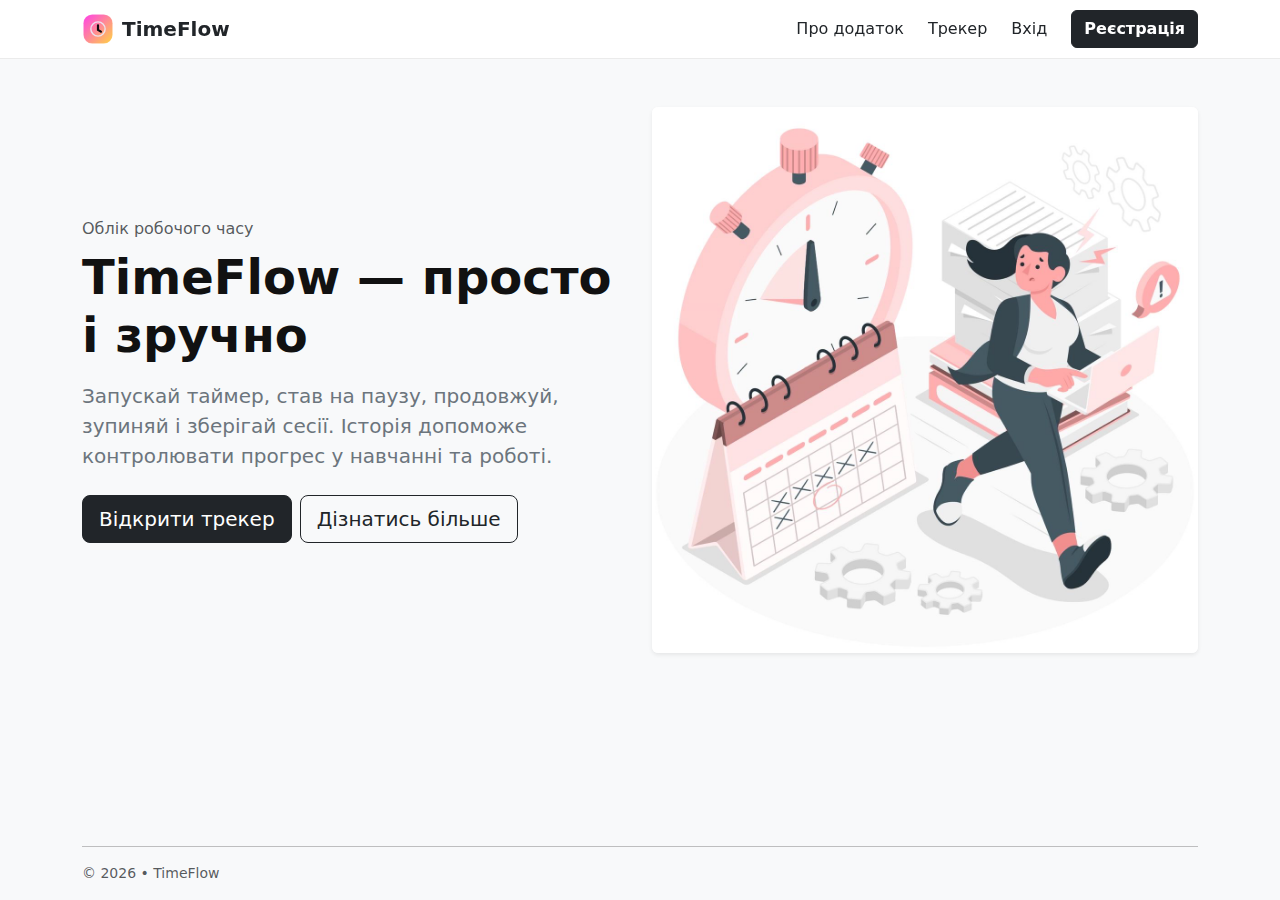
<file: index.html>
<!DOCTYPE html>
<html lang="uk">
<head>
  <meta charset="UTF-8">
  <meta name="viewport" content="width=device-width, initial-scale=1.0">
  <title>TimeFlow — Головна</title>

  <link href="https://cdn.jsdelivr.net/npm/bootstrap@5.3.0/dist/css/bootstrap.min.css" rel="stylesheet">
  <link rel="stylesheet" href="./styles.css">
</head>

<body class="bg-light d-flex flex-column min-vh-100" data-page="home">

  <nav class="navbar navbar-expand-lg header-light sticky-top">
    <div class="container">
      <a class="navbar-brand d-flex align-items-center gap-2" href="./index.html">
        <img src="./logo.svg" alt="TimeFlow" width="32" height="32">
        <span class="fw-bold text-dark">TimeFlow</span>
      </a>

      <button class="navbar-toggler" type="button"
              data-bs-toggle="collapse" data-bs-target="#navbarNav"
              aria-controls="navbarNav" aria-expanded="false" aria-label="Меню">
        <span class="navbar-toggler-icon"></span>
      </button>

      <div class="collapse navbar-collapse" id="navbarNav">
        <ul class="navbar-nav ms-auto align-items-lg-center gap-lg-2">
          <li class="nav-item"><a class="nav-link text-dark" href="./about.html">Про додаток</a></li>
          <li class="nav-item"><a class="nav-link text-dark" href="./tracker.html">Трекер</a></li>

          <li class="nav-item auth-only" style="display: none;">
            <a class="nav-link text-dark" href="./profile.html">Профіль</a>
          </li>

          <li class="nav-item guest-only">
            <a class="nav-link text-dark" href="./login.html">Вхід</a>
          </li>

          <li class="nav-item ms-lg-2 guest-only">
            <a class="btn btn-dark fw-bold" href="./register.html">Реєстрація</a>
          </li>
        </ul>
      </div>
    </div>
  </nav>

  <main class="container py-5 flex-grow-1">
    <div class="row g-4 align-items-center">

      <div class="col-12 col-lg-6 text-center text-lg-start">
        <p class="text-muted mb-2">Облік робочого часу</p>

        <h1 class="display-5 fw-bold mb-3">
          TimeFlow — просто і зручно
        </h1>

        <p class="lead text-secondary mb-4">
          Запускай таймер, став на паузу, продовжуй, зупиняй і зберігай сесії.
          Історія допоможе контролювати прогрес у навчанні та роботі.
        </p>

        <div class="d-flex gap-2 justify-content-center justify-content-lg-start">
          <a href="./tracker.html" class="btn btn-dark btn-lg">Відкрити трекер</a>
          <a href="./about.html" class="btn btn-outline-dark btn-lg">Дізнатись більше</a>
        </div>
      </div>

      <div class="col-12 col-lg-6">
        <div class="card shadow-sm border-0">
          <img src="./IMG_0844.JPG" alt="Ілюстрація TimeFlow" class="img-fluid rounded">
        </div>
      </div>

    </div>
  </main>

  <footer class="mt-auto">
    <div class="container py-3">
      <hr class="my-0 mb-3">
      <div class="small text-muted">© 2026 • TimeFlow</div>
    </div>
  </footer>

  <script src="https://cdn.jsdelivr.net/npm/bootstrap@5.3.0/dist/js/bootstrap.bundle.min.js"></script>

  <script src="./js/models/storage.model.js"></script>

  <script src="./js/views/navbar.view.js"></script>

  <script src="./js/controllers/app.controller.js"></script>
</body>
</html>
</file>
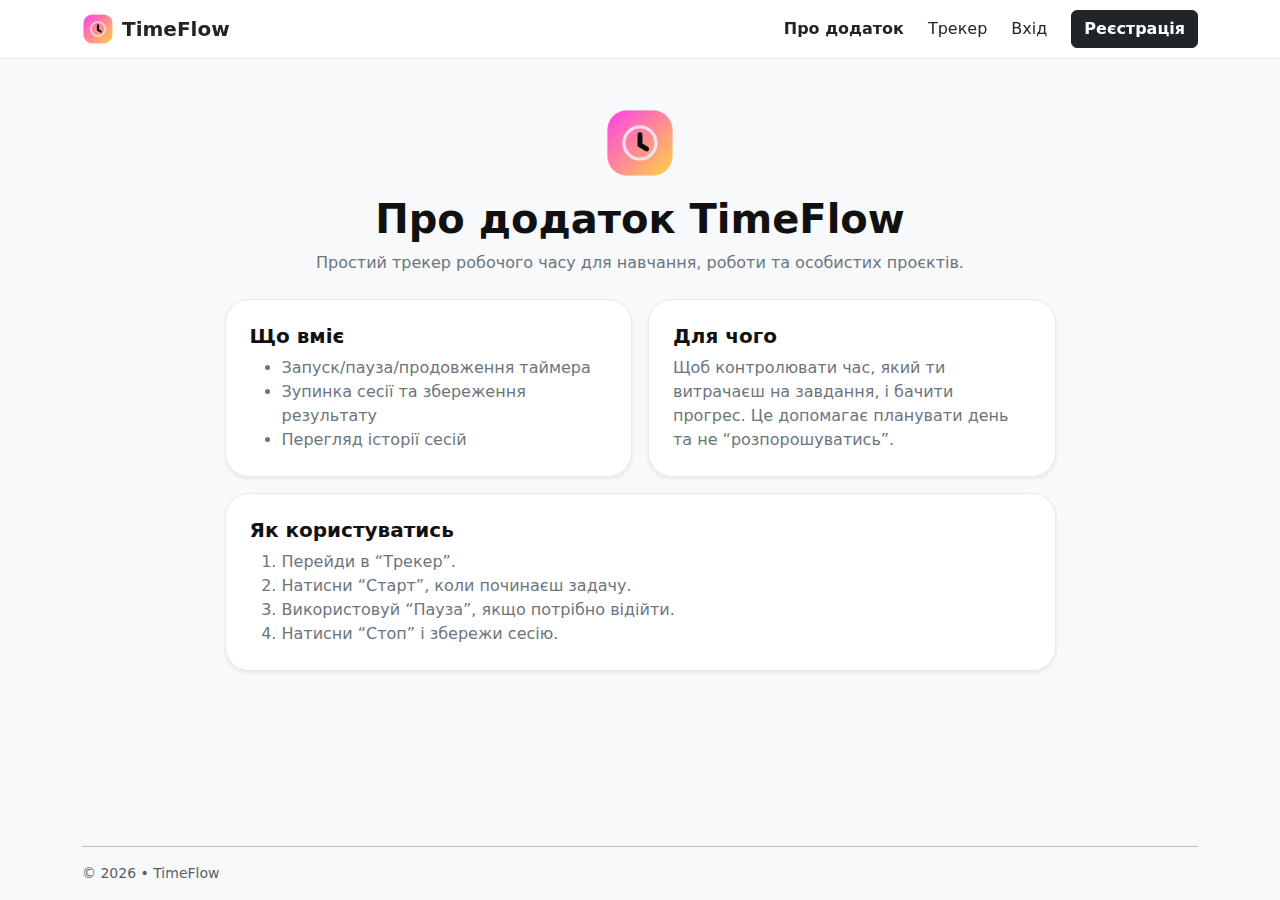
<file: about.html>
<!DOCTYPE html>
<html lang="uk">
<head>
  <meta charset="UTF-8">
  <meta name="viewport" content="width=device-width, initial-scale=1.0">
  <title>TimeFlow — Про додаток</title>

  <link href="https://cdn.jsdelivr.net/npm/bootstrap@5.3.0/dist/css/bootstrap.min.css" rel="stylesheet">
  <link rel="stylesheet" href="./styles.css">
</head>

<body class="bg-light d-flex flex-column min-vh-100" data-page="about">

  <nav class="navbar navbar-expand-lg header-light sticky-top">
    <div class="container">
      <a class="navbar-brand d-flex align-items-center gap-2" href="./index.html">
        <img src="./logo.svg" alt="TimeFlow" width="32" height="32">
        <span class="fw-bold text-dark">TimeFlow</span>
      </a>

      <button class="navbar-toggler" type="button"
              data-bs-toggle="collapse" data-bs-target="#navbarNav"
              aria-controls="navbarNav" aria-expanded="false" aria-label="Меню">
        <span class="navbar-toggler-icon"></span>
      </button>

      <div class="collapse navbar-collapse" id="navbarNav">
        <ul class="navbar-nav ms-auto align-items-lg-center gap-lg-2">
          <li class="nav-item"><a class="nav-link active text-dark" href="./about.html">Про додаток</a></li>
          <li class="nav-item"><a class="nav-link text-dark" href="./tracker.html">Трекер</a></li>

          <li class="nav-item auth-only" style="display: none;">
            <a class="nav-link text-dark" href="./profile.html">Профіль</a>
          </li>

          <li class="nav-item guest-only">
            <a class="nav-link text-dark" href="./login.html">Вхід</a>
          </li>

          <li class="nav-item ms-lg-2 guest-only">
            <a class="btn btn-dark fw-bold" href="./register.html">Реєстрація</a>
          </li>
        </ul>
      </div>
    </div>
  </nav>

  <main class="container py-5 flex-grow-1">
    <div class="row justify-content-center">
      <div class="col-12 col-lg-9">

        <div class="text-center mb-4">
          <img src="./logo.svg" alt="TimeFlow" width="72" height="72" class="mb-3">
          <h1 class="display-6 fw-bold mb-2">Про додаток TimeFlow</h1>
          <p class="text-secondary mb-0">
            Простий трекер робочого часу для навчання, роботи та особистих проєктів.
          </p>
        </div>

        <div class="row g-3">
          <div class="col-12 col-md-6">
            <div class="tf-panel h-100">
              <h2 class="h5 fw-bold">Що вміє</h2>
              <ul class="text-secondary mb-0">
                <li>Запуск/пауза/продовження таймера</li>
                <li>Зупинка сесії та збереження результату</li>
                <li>Перегляд історії сесій</li>
              </ul>
            </div>
          </div>

          <div class="col-12 col-md-6">
            <div class="tf-panel h-100">
              <h2 class="h5 fw-bold">Для чого</h2>
              <p class="text-secondary mb-0">
                Щоб контролювати час, який ти витрачаєш на завдання, і бачити прогрес.
                Це допомагає планувати день та не “розпорошуватись”.
              </p>
            </div>
          </div>

          <div class="col-12">
            <div class="tf-panel">
              <h2 class="h5 fw-bold">Як користуватись</h2>
              <ol class="text-secondary mb-0">
                <li>Перейди в “Трекер”.</li>
                <li>Натисни “Старт”, коли починаєш задачу.</li>
                <li>Використовуй “Пауза”, якщо потрібно відійти.</li>
                <li>Натисни “Стоп” і збережи сесію.</li>
              </ol>
            </div>
          </div>
        </div>

      </div>
    </div>
  </main>

  <footer class="mt-auto">
    <div class="container py-3">
      <hr class="my-0 mb-3">
      <div class="small text-muted">© 2026 • TimeFlow</div>
    </div>
  </footer>

  <script src="https://cdn.jsdelivr.net/npm/bootstrap@5.3.0/dist/js/bootstrap.bundle.min.js"></script>

  <script src="./js/models/storage.model.js"></script>

  <script src="./js/views/navbar.view.js"></script>

  <script src="./js/controllers/app.controller.js"></script>
</body>
</html>
</file>
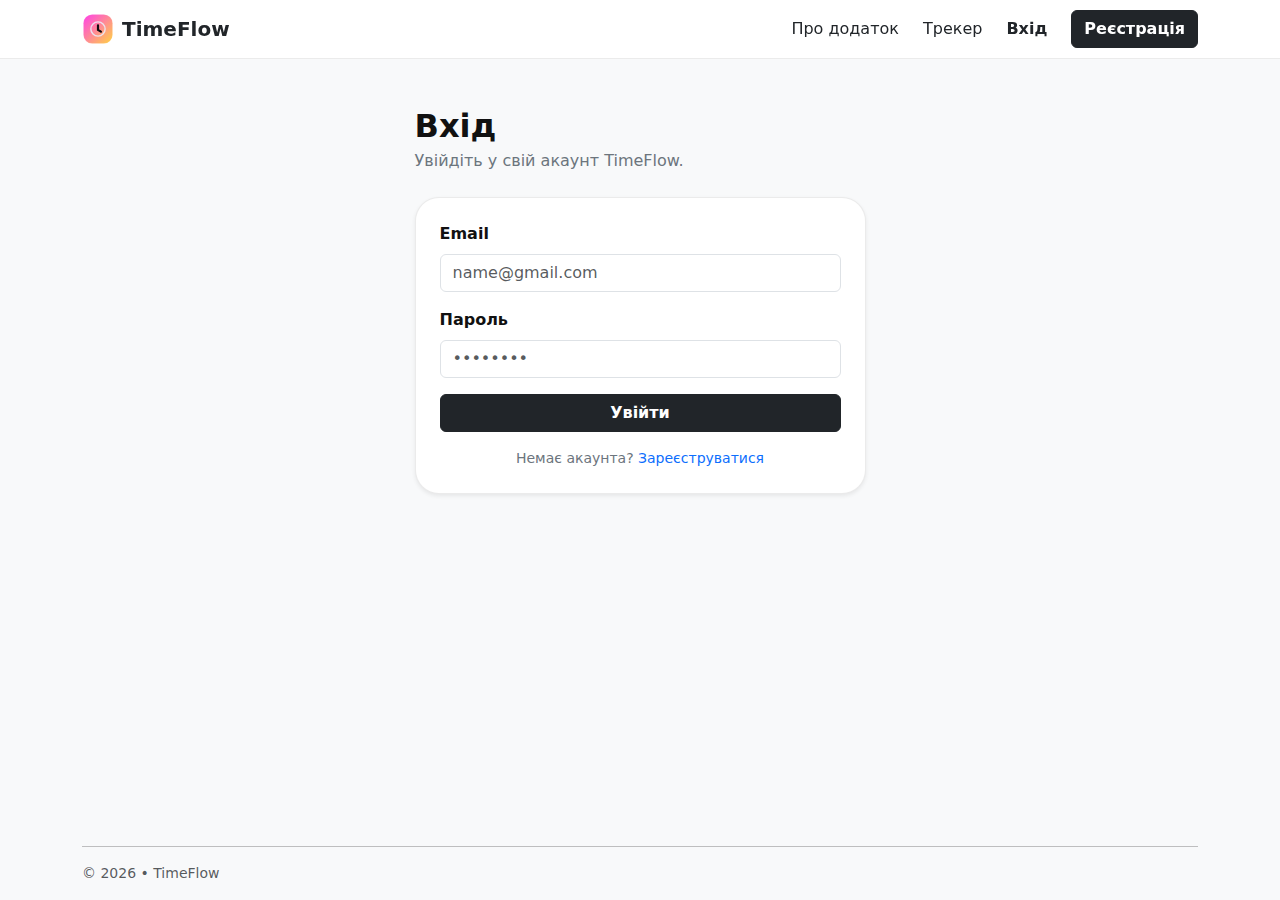
<file: login.html>
<!DOCTYPE html>
<html lang="uk">
<head>
  <meta charset="UTF-8">
  <meta name="viewport" content="width=device-width, initial-scale=1.0">
  <title>TimeFlow — Вхід</title>

  <link href="https://cdn.jsdelivr.net/npm/bootstrap@5.3.0/dist/css/bootstrap.min.css" rel="stylesheet">
  <link rel="stylesheet" href="./styles.css">
</head>

<body class="bg-light d-flex flex-column min-vh-100" data-page="login">

  <nav class="navbar navbar-expand-lg header-light sticky-top">
    <div class="container">
      <a class="navbar-brand d-flex align-items-center gap-2" href="./index.html">
        <img src="./logo.svg" alt="TimeFlow" width="32" height="32">
        <span class="fw-bold text-dark">TimeFlow</span>
      </a>

      <button class="navbar-toggler" type="button"
              data-bs-toggle="collapse" data-bs-target="#navbarNav"
              aria-controls="navbarNav" aria-expanded="false" aria-label="Меню">
        <span class="navbar-toggler-icon"></span>
      </button>

      <div class="collapse navbar-collapse" id="navbarNav">
        <ul class="navbar-nav ms-auto align-items-lg-center gap-lg-2">
          <li class="nav-item"><a class="nav-link text-dark" href="./about.html">Про додаток</a></li>
          <li class="nav-item"><a class="nav-link text-dark" href="./tracker.html">Трекер</a></li>

          <li class="nav-item auth-only" style="display: none;">
            <a class="nav-link text-dark" href="./profile.html">Профіль</a>
          </li>

          <li class="nav-item guest-only">
            <a class="nav-link active text-dark" href="./login.html" aria-current="page">Вхід</a>
          </li>

          <li class="nav-item ms-lg-2 guest-only">
            <a class="btn btn-dark fw-bold" href="./register.html">Реєстрація</a>
          </li>
        </ul>
      </div>
    </div>
  </nav>

  <main class="container py-5 flex-grow-1">
    <div class="row justify-content-center">
      <div class="col-12 col-sm-10 col-md-7 col-lg-5">

        <h1 class="h2 fw-bold mb-1">Вхід</h1>
        <p class="text-secondary mb-4">Увійдіть у свій акаунт TimeFlow.</p>

        <form id="loginForm" class="tf-panel">
          <div class="mb-3">
            <label class="form-label fw-semibold" for="loginEmail">Email</label>
            <input id="loginEmail" class="form-control" type="email" placeholder="name@gmail.com">
          </div>

          <div class="mb-3">
            <label class="form-label fw-semibold" for="loginPassword">Пароль</label>
            <input id="loginPassword" class="form-control" type="password" placeholder="••••••••">
          </div>

          <button class="btn btn-dark w-100 fw-bold" type="submit">Увійти</button>

          <div id="loginMessage" class="mt-3"></div>

          <div class="text-center mt-3 small text-secondary">
            Немає акаунта?
            <a class="text-decoration-none" href="./register.html">Зареєструватися</a>
          </div>
        </form>

      </div>
    </div>
  </main>

  <footer class="mt-auto">
    <div class="container py-3">
      <hr class="my-0 mb-3">
      <div class="small text-muted">© 2026 • TimeFlow</div>
    </div>
  </footer>

  <script src="https://cdn.jsdelivr.net/npm/bootstrap@5.3.0/dist/js/bootstrap.bundle.min.js"></script>

  <script src="./js/models/storage.model.js"></script>
  <script src="./js/models/auth.model.js"></script>

  <script src="./js/views/navbar.view.js"></script>
  <script src="./js/views/auth.view.js"></script>

  <script src="./js/controllers/auth.controller.js"></script>
  <script src="./js/controllers/app.controller.js"></script>
</body>
</html>
</file>
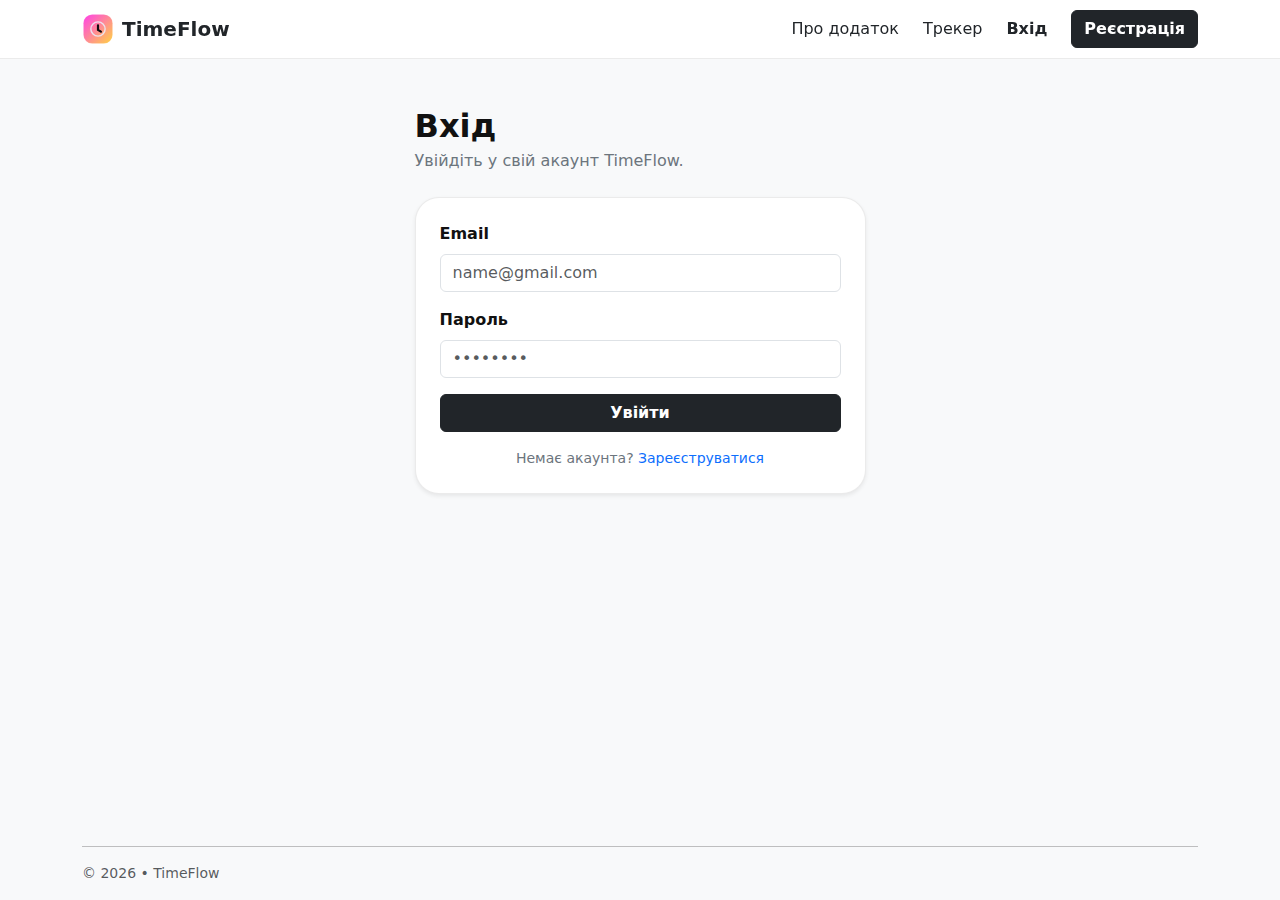
<file: profile.html>
<!DOCTYPE html>
<html lang="uk">
<head>
  <meta charset="UTF-8">
  <meta name="viewport" content="width=device-width, initial-scale=1.0">
  <title>TimeFlow — Профіль</title>

  <link href="https://cdn.jsdelivr.net/npm/bootstrap@5.3.0/dist/css/bootstrap.min.css" rel="stylesheet">
  <link rel="stylesheet" href="./styles.css">
</head>

<body class="bg-light d-flex flex-column min-vh-100" data-page="profile">

  <nav class="navbar navbar-expand-lg header-light sticky-top">
    <div class="container">
      <a class="navbar-brand d-flex align-items-center gap-2" href="./index.html">
        <img src="./logo.svg" alt="TimeFlow" width="32" height="32">
        <span class="fw-bold text-dark">TimeFlow</span>
      </a>

      <button class="navbar-toggler" type="button"
              data-bs-toggle="collapse" data-bs-target="#navbarNav"
              aria-controls="navbarNav" aria-expanded="false" aria-label="Меню">
        <span class="navbar-toggler-icon"></span>
      </button>

      <div class="collapse navbar-collapse" id="navbarNav">
        <ul class="navbar-nav ms-auto align-items-lg-center gap-lg-2">
          <li class="nav-item"><a class="nav-link text-dark" href="./about.html">Про додаток</a></li>
          <li class="nav-item"><a class="nav-link text-dark" href="./tracker.html">Трекер</a></li>

          <li class="nav-item auth-only" style="display: none;">
            <a class="nav-link active text-dark" href="./profile.html" aria-current="page">Профіль</a>
          </li>

          <li class="nav-item guest-only">
            <a class="nav-link text-dark" href="./login.html">Вхід</a>
          </li>

          <li class="nav-item ms-lg-2 guest-only">
            <a class="btn btn-dark fw-bold" href="./register.html">Реєстрація</a>
          </li>
        </ul>
      </div>
    </div>
  </nav>

  <main class="container py-5 flex-grow-1">
    <div class="row justify-content-center">
      <div class="col-12 col-lg-10">

        <h1 class="h2 fw-bold mb-1">Профіль</h1>
        <p class="text-secondary mb-4">Основна інформація користувача.</p>

        <div class="row g-4">

          <div class="col-12 col-lg-4">
            <div class="tf-panel">
              <div class="fw-bold fs-5 mb-1" id="profileFullName">—</div>
              <div class="text-secondary text-break" id="profileEmailCard">—</div>
            </div>
          </div>

          <div class="col-12 col-lg-8">
            <div class="tf-panel">
              <h2 class="h6 fw-bold mb-3">Дані профілю</h2>

              <div class="d-flex justify-content-between gap-3 py-2 border-bottom">
                <span class="text-secondary">Ім’я</span>
                <span class="fw-semibold" id="profileShortName">—</span>
              </div>

              <div class="d-flex justify-content-between gap-3 py-2 border-bottom">
                <span class="text-secondary">Прізвище</span>
                <span class="fw-semibold" id="profileLastName">—</span>
              </div>

              <div class="d-flex justify-content-between gap-3 py-2 border-bottom">
                <span class="text-secondary">Email</span>
                <span class="fw-semibold text-break text-end" id="profileEmail">—</span>
              </div>

              <div class="d-flex justify-content-between gap-3 py-2 border-bottom">
                <span class="text-secondary">Стать</span>
                <span class="fw-semibold" id="profileGender">—</span>
              </div>

              <div class="d-flex justify-content-between gap-3 py-2">
                <span class="text-secondary">Дата народження</span>
                <span class="fw-semibold" id="profileBirthDate">—</span>
              </div>

              <hr class="my-4">
              <div class="d-flex justify-content-end">
                <button class="btn btn-outline-danger fw-semibold" id="logoutBtn" type="button">
                  Вийти
                </button>
              </div>
            </div>
          </div>

        </div>

      </div>
    </div>
  </main>

  <footer class="mt-auto">
    <div class="container py-3">
      <hr class="my-0 mb-3">
      <div class="small text-muted">© 2026 • TimeFlow</div>
    </div>
  </footer>

  <script src="https://cdn.jsdelivr.net/npm/bootstrap@5.3.0/dist/js/bootstrap.bundle.min.js"></script>

  <script src="./js/models/storage.model.js"></script>
  <script src="./js/models/profile.model.js"></script>

  <script src="./js/views/navbar.view.js"></script>
  <script src="./js/views/profile.view.js"></script>

  <script src="./js/controllers/profile.controller.js"></script>
  <script src="./js/controllers/app.controller.js"></script>
</body>
</html>
</file>
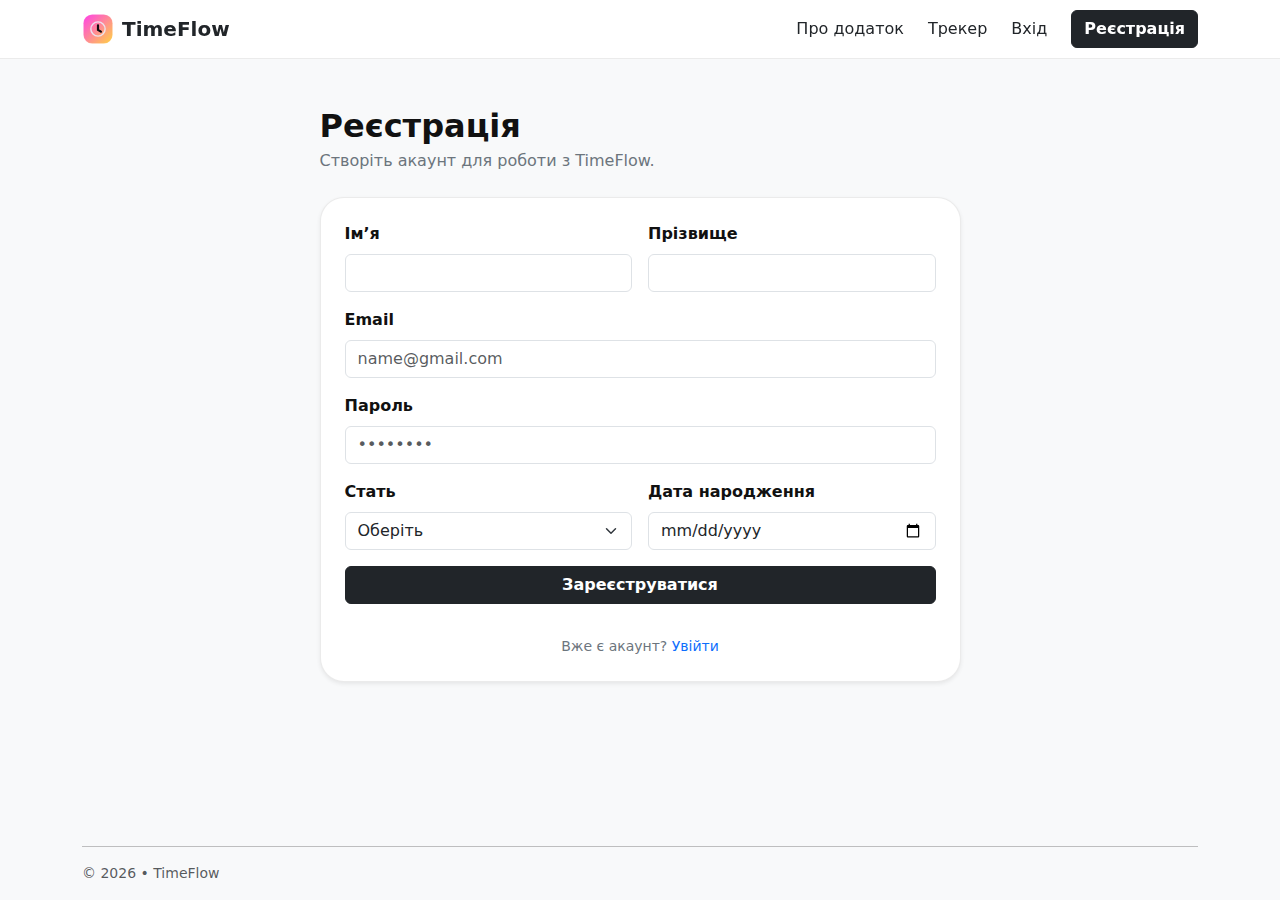
<file: register.html>
<!DOCTYPE html>
<html lang="uk">
<head>
  <meta charset="UTF-8">
  <meta name="viewport" content="width=device-width, initial-scale=1.0">
  <title>TimeFlow — Реєстрація</title>

  <link href="https://cdn.jsdelivr.net/npm/bootstrap@5.3.0/dist/css/bootstrap.min.css" rel="stylesheet">
  <link rel="stylesheet" href="./styles.css">
</head>

<body class="bg-light d-flex flex-column min-vh-100" data-page="register">

  <nav class="navbar navbar-expand-lg header-light sticky-top">
    <div class="container">
      <a class="navbar-brand d-flex align-items-center gap-2" href="./index.html">
        <img src="./logo.svg" alt="TimeFlow" width="32" height="32">
        <span class="fw-bold text-dark">TimeFlow</span>
      </a>

      <button class="navbar-toggler" type="button"
              data-bs-toggle="collapse" data-bs-target="#navbarNav"
              aria-controls="navbarNav" aria-expanded="false" aria-label="Меню">
        <span class="navbar-toggler-icon"></span>
      </button>

      <div class="collapse navbar-collapse" id="navbarNav">
        <ul class="navbar-nav ms-auto align-items-lg-center gap-lg-2">
          <li class="nav-item"><a class="nav-link text-dark" href="./about.html">Про додаток</a></li>
          <li class="nav-item"><a class="nav-link text-dark" href="./tracker.html">Трекер</a></li>

          <li class="nav-item auth-only" style="display: none;">
            <a class="nav-link text-dark" href="./profile.html">Профіль</a>
          </li>

          <li class="nav-item guest-only">
            <a class="nav-link text-dark" href="./login.html">Вхід</a>
          </li>

          <li class="nav-item ms-lg-2 guest-only">
            <a class="btn btn-dark fw-bold" href="./register.html">Реєстрація</a>
          </li>
        </ul>
      </div>
    </div>
  </nav>

  <main class="container py-5 flex-grow-1">
    <div class="row justify-content-center">
      <div class="col-12 col-lg-7">

        <h1 class="h2 fw-bold mb-1">Реєстрація</h1>
        <p class="text-secondary mb-4">Створіть акаунт для роботи з TimeFlow.</p>

        <form id="registerForm" class="tf-panel">
          <div class="row g-3">

            <div class="col-12 col-md-6">
              <label class="form-label fw-semibold" for="firstName">Ім’я</label>
              <input id="firstName" class="form-control" type="text">
            </div>

            <div class="col-12 col-md-6">
              <label class="form-label fw-semibold" for="lastName">Прізвище</label>
              <input id="lastName" class="form-control" type="text">
            </div>

            <div class="col-12">
              <label class="form-label fw-semibold" for="registerEmail">Email</label>
              <input id="registerEmail" class="form-control" type="email" placeholder="name@gmail.com">
            </div>

            <div class="col-12">
              <label class="form-label fw-semibold" for="registerPassword">Пароль</label>
              <input id="registerPassword" class="form-control" type="password" placeholder="••••••••">
            </div>

            <div class="col-12 col-md-6">
              <label class="form-label fw-semibold" for="gender">Стать</label>
              <select id="gender" class="form-select">
                <option value="" selected>Оберіть</option>
                <option value="Жіноча">Жіноча</option>
                <option value="Чоловіча">Чоловіча</option>
                <option value="Інше">Інше</option>
              </select>
            </div>

            <div class="col-12 col-md-6">
              <label class="form-label fw-semibold" for="birthDate">Дата народження</label>
              <input id="birthDate" class="form-control" type="date">
            </div>

            <div class="col-12">
              <button class="btn btn-dark w-100 fw-bold" type="submit">Зареєструватися</button>
            </div>

            <div id="registerMessage" class="col-12"></div>

            <div class="col-12 text-center small text-secondary">
              Вже є акаунт?
              <a class="text-decoration-none" href="./login.html">Увійти</a>
            </div>

          </div>
        </form>

      </div>
    </div>
  </main>

  <footer class="mt-auto">
    <div class="container py-3">
      <hr class="my-0 mb-3">
      <div class="small text-muted">© 2026 • TimeFlow</div>
    </div>
  </footer>

  <script src="https://cdn.jsdelivr.net/npm/bootstrap@5.3.0/dist/js/bootstrap.bundle.min.js"></script>

  <script src="./js/models/storage.model.js"></script>
  <script src="./js/models/auth.model.js"></script>

  <script src="./js/views/navbar.view.js"></script>
  <script src="./js/views/auth.view.js"></script>

  <script src="./js/controllers/auth.controller.js"></script>
  <script src="./js/controllers/app.controller.js"></script>
</body>
</html>
</file>
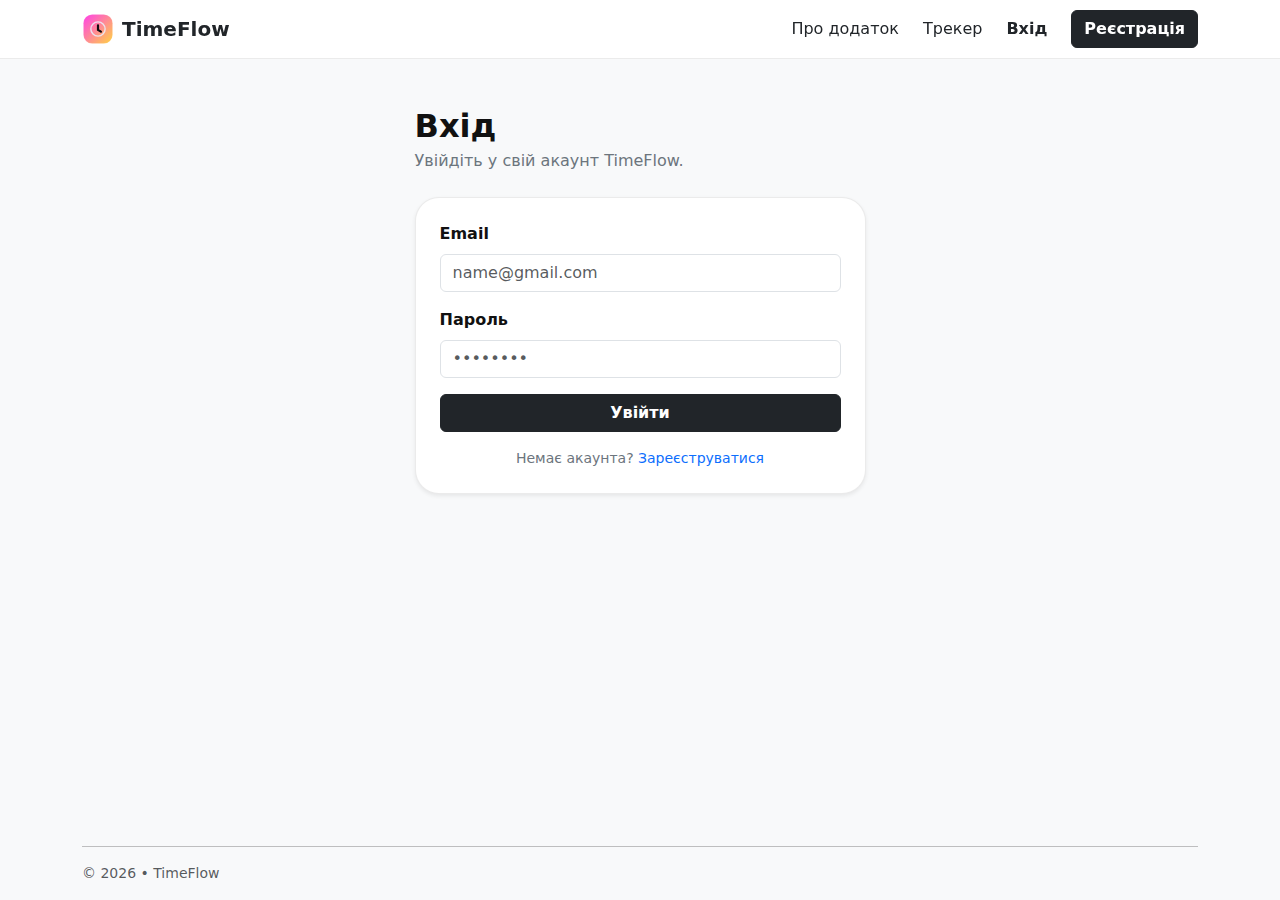
<file: tracker.html>
<!DOCTYPE html>
<html lang="uk">
<head>
  <meta charset="UTF-8">
  <meta name="viewport" content="width=device-width, initial-scale=1.0">
  <title>TimeFlow — Трекер</title>

  <link href="https://cdn.jsdelivr.net/npm/bootstrap@5.3.0/dist/css/bootstrap.min.css" rel="stylesheet">
  <link rel="stylesheet" href="./styles.css">
</head>

<body class="bg-light d-flex flex-column min-vh-100" data-page="tracker">

  <nav class="navbar navbar-expand-lg header-light sticky-top">
    <div class="container">
      <a class="navbar-brand d-flex align-items-center gap-2" href="./index.html">
        <img src="./logo.svg" alt="TimeFlow" width="32" height="32">
        <span class="fw-bold text-dark">TimeFlow</span>
      </a>

      <button class="navbar-toggler" type="button"
              data-bs-toggle="collapse" data-bs-target="#navbarNav"
              aria-controls="navbarNav" aria-expanded="false" aria-label="Меню">
        <span class="navbar-toggler-icon"></span>
      </button>

      <div class="collapse navbar-collapse" id="navbarNav">
        <ul class="navbar-nav ms-auto align-items-lg-center gap-lg-2">
          <li class="nav-item"><a class="nav-link text-dark" href="./about.html">Про додаток</a></li>
          <li class="nav-item"><a class="nav-link active text-dark" href="./tracker.html">Трекер</a></li>

          <li class="nav-item auth-only" style="display: none;">
            <a class="nav-link text-dark" href="./profile.html">Профіль</a>
          </li>

          <li class="nav-item guest-only">
            <a class="nav-link text-dark" href="./login.html">Вхід</a>
          </li>

          <li class="nav-item ms-lg-2 guest-only">
            <a class="btn btn-dark fw-bold" href="./register.html">Реєстрація</a>
          </li>
        </ul>
      </div>
    </div>
  </nav>

  <main class="container py-5 flex-grow-1">
    <div class="row justify-content-center">
      <div class="col-12 col-lg-10">

        <h1 class="display-6 fw-bold mb-2">Трекер</h1>
        <p class="text-secondary mb-4">Записуй робочі сесії та переглядай історію.</p>

        <div class="tf-panel">

          <div class="row g-3 align-items-end">
            <div class="col-12 col-md-7">
              <label class="form-label fw-semibold" for="sessionName">Назва сесії</label>
              <input id="sessionName" type="text" class="form-control" placeholder="Наприклад: Лабораторна #1">
            </div>

            <div class="col-12 col-md-5">
              <div class="d-flex gap-2 flex-wrap">
                <button id="startBtn" class="btn btn-dark" type="button">Старт</button>
                <button id="pauseBtn" class="btn btn-outline-dark" type="button">Пауза</button>
                <button id="resumeBtn" class="btn btn-outline-dark" type="button">Продовжити</button>
                <button id="stopBtn" class="btn btn-danger" type="button">Стоп</button>
              </div>
            </div>
          </div>

          <div class="mt-4 p-3 border rounded-4 d-flex align-items-center justify-content-between flex-wrap gap-2">
            <div>
              <div class="text-secondary small">Поточний час</div>
              <div class="fs-2 fw-bold" id="timerDisplay">00:00:00</div>
            </div>
            <button id="clearHistoryBtn" class="btn btn-light border" type="button">Очистити історію</button>
          </div>

          <div class="mt-4 table-responsive">
            <table class="table align-middle">
              <thead>
                <tr>
                  <th>Сесія</th>
                  <th>Початок</th>
                  <th>Кінець</th>
                  <th>Тривалість</th>
                </tr>
              </thead>
              <tbody id="sessionsBody">
                <tr>
                  <td class="fw-semibold">Немає сесій</td>
                  <td class="text-secondary">—</td>
                  <td class="text-secondary">—</td>
                  <td class="fw-semibold">00:00:00</td>
                </tr>
              </tbody>
            </table>
          </div>

        </div>

      </div>
    </div>
  </main>

  <footer class="mt-auto">
    <div class="container py-3">
      <hr class="my-0 mb-3">
      <div class="small text-muted">© 2026 • TimeFlow</div>
    </div>
  </footer>

  <script src="https://cdn.jsdelivr.net/npm/bootstrap@5.3.0/dist/js/bootstrap.bundle.min.js"></script>

  <script src="./js/models/storage.model.js"></script>
  <script src="./js/models/tracker.model.js"></script>

  <script src="./js/views/navbar.view.js"></script>
  <script src="./js/views/tracker.view.js"></script>

  <script src="./js/controllers/tracker.controller.js"></script>
  <script src="./js/controllers/app.controller.js"></script>
</body>
</html>
</file>
<file: styles.css>
:root{
  --text:#111;
  --line: rgba(0,0,0,.08);
}

html, body { height: 100%; }
body{
  font-family: "Manrope", system-ui, -apple-system, "Segoe UI", Roboto, Arial, sans-serif;
  color: var(--text);
}

.header-light{
  background: rgba(255,255,255,.92);
  backdrop-filter: blur(10px);
  border-bottom: 1px solid var(--line);
}

.navbar .nav-link{
  border-radius: 10px;
  padding: .45rem .7rem;
}
.navbar .nav-link:hover{
  background: rgba(0,0,0,.05);
}

.navbar .nav-link.active{
  font-weight: 700;
}

.navbar-toggler{
  border-color: rgba(0,0,0,.20) !important;
}
.navbar-toggler:focus{
  box-shadow: 0 0 0 .2rem rgba(0,0,0,.10);
}

.tf-panel{
  background:#fff;
  border:1px solid rgba(0,0,0,.08);
  border-radius: 1.5rem;
  padding: 1.5rem;
  box-shadow: 0 .125rem .25rem rgba(0,0,0,.075);
}

#loginMessage,
#registerMessage {
  font-size: 0.95rem;
  font-weight: 500;
}
</file>
